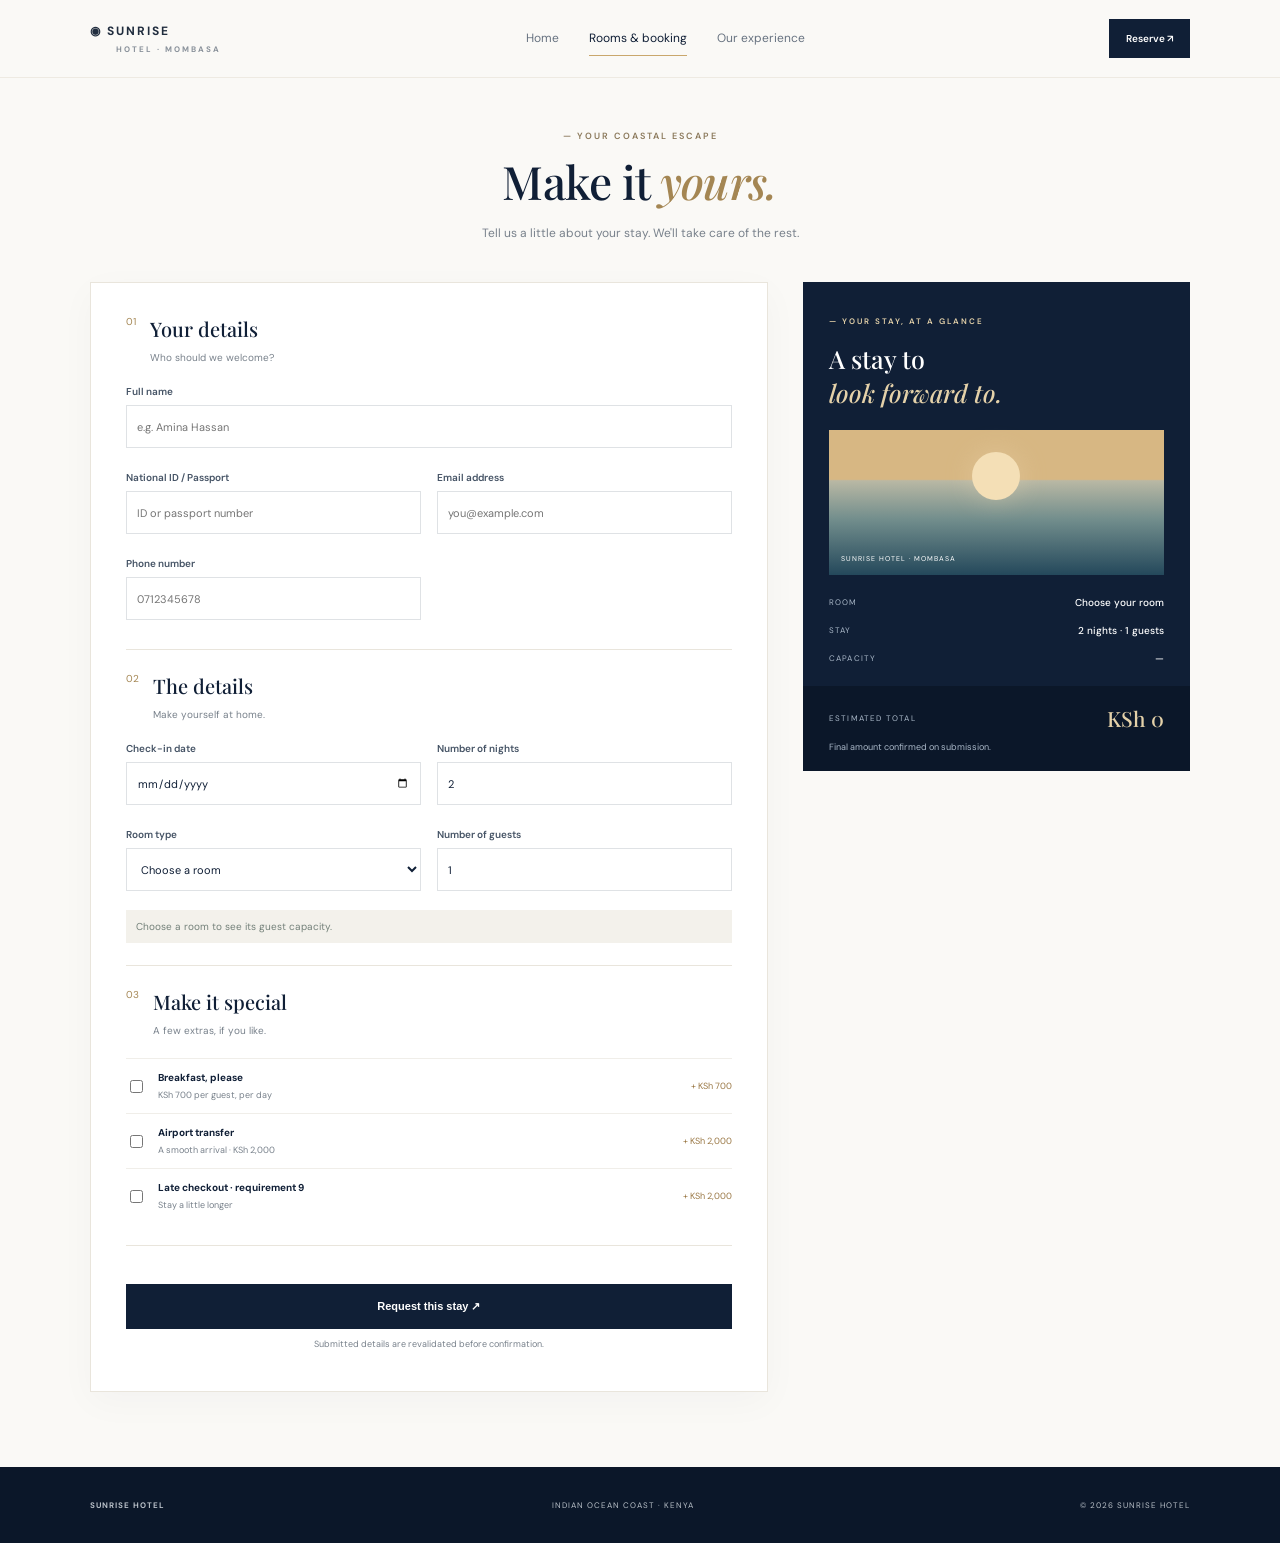
<file: booking.html>
<!doctype html><html lang="en"><head><meta charset="utf-8"><meta name="viewport" content="width=device-width,initial-scale=1"><title>Book your stay · Sunrise Hotel</title><link rel="stylesheet" href="style.css"><script src="booking.js" defer></script></head><body><header><a class="brand" href="index.html">◉ SUNRISE <small>HOTEL · MOMBASA</small></a><nav><a href="index.html">Home</a><a class="active" href="booking.html">Rooms & booking</a><a href="index.html#about">Our experience</a></nav><a class="btn small" href="#booking-form">Reserve ↗</a></header><main class="bookmain"><div class="heading"><p class="eyebrow dark">— YOUR COASTAL ESCAPE</p><h1>Make it <em>yours.</em></h1><p>Tell us a little about your stay. We'll take care of the rest.</p></div><div class="layout"><form id="booking-form" action="process_booking.php" method="post" novalidate><section><div class="stitle"><span>01</span><div><h2>Your details</h2><small>Who should we welcome?</small></div></div><div class="grid"><label class="field full">Full name<input name="full_name" placeholder="e.g. Amina Hassan" required><small class="error" data-for="full_name"></small></label><label class="field">National ID / Passport<input name="identity" placeholder="ID or passport number" required><small class="error" data-for="identity"></small></label><label class="field">Email address<input type="email" name="email" placeholder="you@example.com" required><small class="error" data-for="email"></small></label><label class="field">Phone number<input name="phone" inputmode="numeric" maxlength="10" placeholder="0712345678" required><small class="error" data-for="phone"></small></label></div></section><section><div class="stitle"><span>02</span><div><h2>The details</h2><small>Make yourself at home.</small></div></div><div class="grid"><label class="field">Check-in date<input type="date" name="checkin" id="checkin" required><small class="error" data-for="checkin"></small></label><label class="field">Number of nights<input type="number" name="nights" id="nights" min="1" max="14" value="2" required><small class="error" data-for="nights"></small></label><label class="field">Room type<select name="room_type" id="room_type" required><option value="">Choose a room</option><option value="single">Single Room · KSh 3,500/night</option><option value="double">Double Room · KSh 5,000/night</option><option value="family">Family Room · KSh 7,500/night</option></select><small class="error" data-for="room_type"></small></label><label class="field">Number of guests<input type="number" name="guests" id="guests" min="1" value="1" required><small class="error" data-for="guests"></small></label></div><div id="capacity-note" class="note">Choose a room to see its guest capacity.</div></section><section><div class="stitle"><span>03</span><div><h2>Make it special</h2><small>A few extras, if you like.</small></div></div><label class="choice"><input type="checkbox" id="breakfast" name="breakfast" value="1"><span><b>Breakfast, please</b><small>KSh 700 per guest, per day</small></span><small>+ KSh 700</small></label><label class="choice"><input type="checkbox" id="transfer" name="transfer" value="1"><span><b>Airport transfer</b><small>A smooth arrival · KSh 2,000</small></span><small>+ KSh 2,000</small></label><label class="choice"><input type="checkbox" id="late_checkout" name="late_checkout" value="1"><span><b>Late checkout · requirement 9</b><small>Stay a little longer</small></span><small>+ KSh 2,000</small></label></section><div id="form-error" class="form-error" role="alert"></div><button class="btn submit" type="submit">Request this stay ↗</button><p class="secure">Submitted details are revalidated before confirmation.</p></form><aside><p class="eyebrow">— YOUR STAY, AT A GLANCE</p><h2>A stay to<br><em>look forward to.</em></h2><div class="seascape"><span>SUNRISE HOTEL · MOMBASA</span></div><div class="summary"><div><span>ROOM</span><b id="sum-room">Choose your room</b></div><div><span>STAY</span><b id="sum-stay">2 nights · 1 guest</b></div><div><span>CAPACITY</span><b id="sum-capacity">—</b></div></div><div class="total"><div><span>ESTIMATED TOTAL</span><b id="total">KSh 0</b></div><small>Final amount confirmed on submission.</small></div></aside></div></main><footer><b>SUNRISE HOTEL</b><span>INDIAN OCEAN COAST · KENYA</span><span>© 2026 SUNRISE HOTEL</span></footer></body></html>
</file>
<file: style.css>
@import url('https://fonts.googleapis.com/css2?family=DM+Sans:wght@400;500;600;700&family=Playfair+Display:ital,wght@0,500;0,600;1,500;1,600&display=swap');
:root{--navy:#101f36;--navy2:#172b46;--gold:#c9a76c;--gold-light:#e4d1a9;--paper:#faf9f6;--white:#fff;--ink:#202d3e;--muted:#78818b;--line:#e9e5dc;--red:#a94c40}
*{box-sizing:border-box}html{scroll-behavior:smooth;scroll-padding-top:85px}body{margin:0;color:var(--ink);background:var(--paper);font:14px 'DM Sans',Arial,sans-serif}a{color:inherit;text-decoration:none}img{display:block;max-width:100%}
header{height:78px;padding:0 7%;background:rgba(250,249,246,.97);display:flex;align-items:center;justify-content:space-between;gap:20px;position:relative;z-index:2;border-bottom:1px solid #eeeae2}.brand{font-weight:700;letter-spacing:2px;font-size:12px;white-space:nowrap}.brand small{display:block;margin:5px 0 0 26px;font-size:8px;letter-spacing:2px;color:#89919a}.brand-mark{color:var(--gold);font-size:17px;margin-right:5px}nav{display:flex;gap:30px;color:#687381;font-size:12px}nav a{padding:9px 0;border-bottom:1px solid transparent}nav a:hover,nav .active{color:var(--navy);border-color:var(--gold)}.btn{display:inline-flex;align-items:center;justify-content:center;gap:18px;padding:15px 22px;background:var(--navy);color:white;font-size:11px;font-weight:600;border:1px solid var(--navy);cursor:pointer;transition:background .2s,transform .2s}.btn:hover{background:#263d5b;transform:translateY(-1px)}.small{padding:12px 16px;font-size:10px}.eyebrow{font-size:9px;letter-spacing:2px;color:var(--gold-light);font-weight:600}.dark{color:#8b795b}
.hero{min-height:590px;position:relative;display:flex;align-items:center;background:linear-gradient(90deg,rgba(12,27,47,.93) 0%,rgba(15,32,53,.78) 43%,rgba(15,32,53,.12) 100%),url('https://images.unsplash.com/photo-1500375592092-40eb2168fd21?auto=format&fit=crop&w=2200&q=85') center 55%/cover;color:white;padding:82px 12.5%}.hero-copy{max-width:550px}.hero h1,.heading h1,.result h1{font:500 61px/1.12 'Playfair Display',Georgia,serif;margin:26px 0 18px;letter-spacing:-.7px}.hero h1 em,.heading h1 em,.welcome h2 em,.section-head h2 em,.experience h2 em,.result h1 em,aside h2 em{color:var(--gold-light);font-weight:500}.hero-copy>p:not(.eyebrow){max-width:380px;line-height:1.9;color:#e1e5ea;font-size:12px;margin-bottom:27px}.hero-actions{display:flex;align-items:center;gap:24px;flex-wrap:wrap}.hero .btn{background:var(--gold);border-color:var(--gold);color:var(--navy)}.hero .btn:hover{background:#dfc38f}.hero-link{font-size:10px;color:#f0eee8;border-bottom:1px solid #b7a47f;padding:8px 0}.hero-note{position:absolute;right:8%;bottom:35px;display:flex;gap:12px;align-items:center;color:#f4eee2;font-size:8px;line-height:1.8;letter-spacing:1.4px}.hero-note b{font-size:9px;color:var(--gold-light)}.sun-symbol{font-size:35px;color:var(--gold-light)}
.welcome{padding:82px 12.5%;display:grid;grid-template-columns:1fr .72fr;gap:12%;align-items:end;background:var(--paper)}.welcome h2,.section-head h2{font:500 38px/1.3 'Playfair Display',Georgia,serif;margin:18px 0 0;color:var(--navy)}.welcome h2 em,.section-head h2 em{color:#a48653}.welcome-copy p{font-size:12px;color:var(--muted);line-height:2;margin:0 0 18px}.textlink{display:inline-block;font-size:10px;font-weight:700;border-bottom:1px solid var(--gold);padding-bottom:8px}.textlink:hover{color:#9a7845}
.rooms{padding:68px 8% 74px;background:#f0eee8}.section-head{display:flex;justify-content:space-between;align-items:end;gap:25px;margin:0 auto 30px;max-width:1250px}.section-head h2{font-size:34px}.section-head>.textlink{margin-bottom:8px;white-space:nowrap}.room-grid{max-width:1250px;margin:auto;display:grid;grid-template-columns:repeat(3,minmax(0,1fr));gap:22px}.room-card{background:white;min-width:0;border:1px solid #e9e4d9;transition:transform .25s,box-shadow .25s}.room-card:hover{transform:translateY(-4px);box-shadow:0 14px 35px #172b4612}.room-card>img{width:100%;height:225px;object-fit:cover;background:#ddd}.room-body{padding:22px 22px 20px}.room-meta{display:flex;justify-content:space-between;gap:8px;color:#92805e;font-size:8px;letter-spacing:1px}.room-meta span+span{color:#8a9299;text-align:right}.room-card h3{font:500 24px 'Playfair Display',Georgia,serif;color:var(--navy);margin:16px 0 8px}.room-card p{min-height:44px;color:var(--muted);font-size:11px;line-height:1.8;margin:0 0 20px}.room-bottom{display:flex;justify-content:space-between;align-items:center;gap:10px;border-top:1px solid var(--line);padding-top:17px}.room-bottom>div{display:flex;flex-direction:column;gap:4px}.room-bottom strong{font-size:15px;color:var(--navy)}.room-bottom small{font-size:9px;color:var(--muted)}.room-bottom a{font-size:10px;font-weight:700;color:#927344;border-bottom:1px solid var(--gold);padding-bottom:5px}.rates-note{max-width:1250px;margin:20px auto 0;font-size:10px;color:#7d858b}
.experience{display:grid;grid-template-columns:1fr 1fr;background:var(--navy);color:white;min-height:350px}.experience-image{background:url('https://images.unsplash.com/photo-1518837695005-2083093ee35b?auto=format&fit=crop&w=1200&q=85') center/cover;min-height:350px}.experience-copy{padding:62px 12% 55px;align-self:center}.experience h2{font:500 34px/1.35 'Playfair Display',Georgia,serif;margin:18px 0}.experience-copy>p:not(.eyebrow){font-size:11px;line-height:1.9;color:#c8d0d9;max-width:350px;margin-bottom:23px}.light-btn{background:var(--gold);border-color:var(--gold);color:var(--navy)}.light-btn:hover{background:#dfc38f}
footer{min-height:76px;padding:20px 7%;background:#0b1729;color:#b9c0c8;display:flex;align-items:center;justify-content:space-between;font-size:8px;letter-spacing:1px;gap:16px}.footer-brand{color:var(--gold-light);font-weight:700;letter-spacing:2px}
/* Booking page */
.bookmain{background:var(--paper);padding:52px 7% 75px}.heading{text-align:center;margin-bottom:38px}.heading .eyebrow{margin:0}.heading h1{font-size:46px;margin:14px 0;color:var(--navy)}.heading h1 em{color:#a48653}.heading>p:last-child{font-size:12px;color:var(--muted);line-height:1.9;margin:0}.layout{max-width:1100px;margin:auto;display:grid;grid-template-columns:1.4fr .8fr;gap:35px;align-items:start}form{background:white;border:1px solid var(--line);padding:32px 35px;box-shadow:0 10px 35px #15253a08}form section{padding-bottom:22px;margin-bottom:22px;border-bottom:1px solid var(--line)}.stitle{display:flex;gap:14px;margin-bottom:20px}.stitle>span{font-size:10px;color:#a48653}.stitle h2{font:500 20px 'Playfair Display',serif;color:var(--navy);margin:0 0 5px}.stitle small{font-size:10px;color:var(--muted)}.grid{display:grid;grid-template-columns:1fr 1fr;gap:16px}.field{display:flex;flex-direction:column;gap:7px;font-size:10px;font-weight:600;color:#455365}.field.full{grid-column:1/-1}.field input,.field select{width:100%;height:43px;border:1px solid #dfe2e5;background:white;padding:0 10px;color:var(--navy);font:11px 'DM Sans',sans-serif;outline:none;border-radius:0}.field input:focus,.field select:focus{border-color:#a48653;box-shadow:0 0 0 2px #c9a76c24}.invalid input,.invalid select{border-color:var(--red)}.error{color:var(--red);font-weight:400;font-size:9px}.note{background:#f3f1eb;padding:10px;margin-top:12px;color:#738079;font-size:10px}.note.warning{background:#fbefec;color:var(--red)}.choice{min-height:55px;border-top:1px solid #f0eee9;display:flex;gap:12px;align-items:center;cursor:pointer}.choice>input{accent-color:var(--navy)}.choice span{flex:1;display:flex;flex-direction:column;gap:5px}.choice b{font-size:10px;color:var(--navy)}.choice small{font-size:9px;color:var(--muted)}.choice>small{color:#9a7845}.form-error{color:var(--red);font-size:10px;min-height:16px}.submit{width:100%;background:var(--navy)}.secure{text-align:center;color:var(--muted);font-size:9px}aside{background:var(--navy);color:white;padding:26px 26px 0;position:sticky;top:16px}aside .eyebrow{font-size:8px}aside h2{font:500 25px/1.35 'Playfair Display',serif;margin:16px 0 20px}aside h2 em{color:var(--gold-light)}.seascape{height:145px;position:relative;background:linear-gradient(180deg,#d7b783 0 34%,#b9b8a4 35%,#718d8c 62%,#24485b 100%)}.seascape:before{content:'';position:absolute;width:48px;height:48px;border-radius:50%;background:#f4dfb6;top:22px;left:calc(50% - 24px);box-shadow:0 0 28px #f4dfb655}.seascape span{position:absolute;bottom:12px;left:12px;font-size:7px;letter-spacing:1px}.summary{padding:21px 0;display:grid;gap:15px}.summary div,.total>div{display:flex;justify-content:space-between;align-items:center;gap:12px}.summary span,.total span{font-size:8px;letter-spacing:1.2px;color:#aab8c8}.summary b{font-size:10px;font-weight:500;text-align:right}.total{margin:0 -26px;padding:18px 26px;background:#0b1729}.total b{font:500 21px 'Playfair Display',serif;color:var(--gold-light)}.total small{display:block;margin-top:9px;color:#aab8c8;font-size:9px}.result{background:var(--paper);min-height:75vh;padding:50px 20px}.result article{max-width:650px;margin:auto;padding:38px 48px;background:#fff;border:1px solid var(--line);text-align:center}.result .eyebrow{color:#8b795b}.result h1{font-size:38px;margin:16px;color:var(--navy)}.result h1 em{color:#a48653}.badge{margin:20px auto;border:1px solid #d4c19f;border-radius:50%;width:46px;height:46px;display:grid;place-items:center;color:#a8875a;font-size:21px}.err{color:var(--red)}.errors{text-align:left;background:#fcf2ef;color:#91493e;padding:20px 35px;font-size:11px;line-height:1.9}.receipt{text-align:left;margin-top:24px;border-top:1px solid var(--line)}.receipt>div{padding:11px 0;border-bottom:1px solid var(--line);display:flex;justify-content:space-between;gap:20px}.receipt span{font-size:8px;letter-spacing:1px;color:#82908a}.receipt b{text-align:right;font-size:10px;font-weight:500}.receipt .grand{padding:18px 0;border:0;align-items:center}.grand b{font:500 23px 'Playfair Display',serif;color:#9b794e}.footnote{color:#8b9690;font-size:9px}
@media(max-width:900px){header{padding:0 5%}nav{gap:16px}.hero{padding-left:8%;padding-right:8%}.welcome{padding-left:8%;padding-right:8%}.rooms{padding-left:5%;padding-right:5%}.room-grid{gap:14px}.room-card>img{height:190px}.room-body{padding:18px 15px}.room-meta{font-size:7px}.layout{gap:20px;grid-template-columns:1.2fr .8fr}form{padding:25px 20px}.bookmain{padding-left:4%;padding-right:4%}}
@media(max-width:680px){header{height:68px;padding:0 5%;gap:10px}.brand{font-size:10px;letter-spacing:1.5px}.brand small{font-size:7px;margin-left:23px}nav{display:none}.small{padding:11px 12px;font-size:9px}.hero{min-height:520px;padding:85px 7% 90px;background-position:58%}.hero h1{font-size:49px}.hero-note{right:7%;bottom:22px}.welcome{display:block;padding:54px 7%}.welcome h2{font-size:32px}.welcome-copy{margin-top:20px}.rooms{padding:48px 6%}.section-head{align-items:flex-start;flex-direction:column;gap:14px;margin-bottom:22px}.section-head h2{font-size:31px}.room-grid{grid-template-columns:1fr;gap:18px}.room-card>img{height:230px}.room-body{padding:20px}.room-card p{min-height:0}.experience{grid-template-columns:1fr}.experience-image{min-height:220px}.experience-copy{padding:38px 7% 44px}.experience h2{font-size:31px}.bookmain{padding:38px 5% 55px}.heading{margin-bottom:26px}.heading h1{font-size:41px}.layout{display:flex;flex-direction:column-reverse;gap:18px}aside{position:static;width:100%;padding:21px 22px 0} .total{margin:0 -22px;padding:17px 22px}form{width:100%;padding:24px 18px}.grid{gap:14px 10px}.result{padding:30px 12px}.result article{padding:30px 20px}footer{padding:18px 6%;gap:12px;flex-wrap:wrap}footer span:nth-child(2){display:none}footer span:last-child{font-size:7px}}
@media(max-width:380px){.hero h1{font-size:43px}.hero-actions{align-items:flex-start;flex-direction:column;gap:12px}.grid{grid-template-columns:1fr}.field.full{grid-column:auto}.room-meta{font-size:7px}.heading h1{font-size:36px}}
</file>
